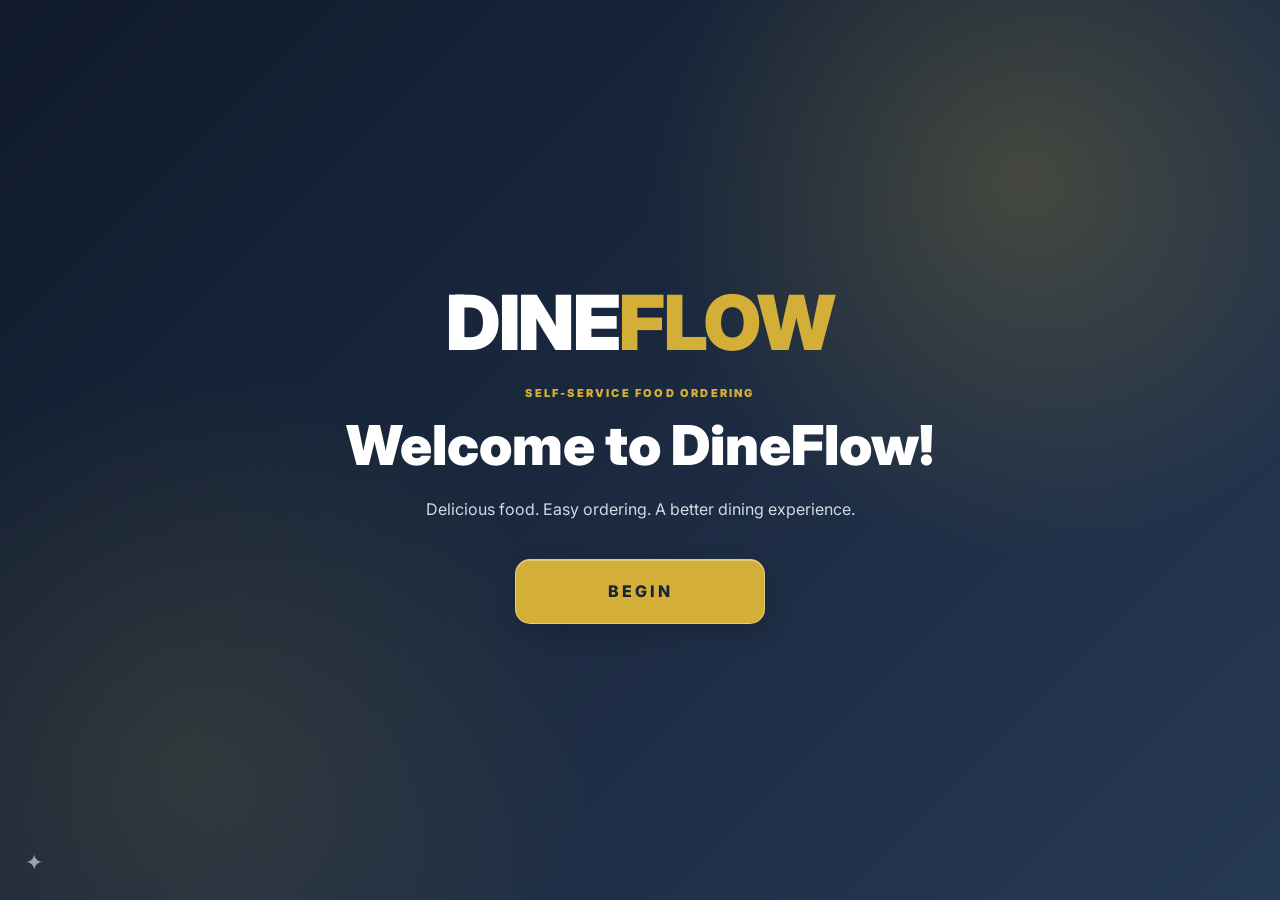
<file: frontend/index.html>
<!DOCTYPE html>
<html lang="en">
<head>
    <meta charset="UTF-8">
    <meta name="viewport" content="width=device-width, initial-scale=1.0">
    <title>DineFlow | Self-Service Kiosk</title>
    <link rel="stylesheet" href="css/style.css">
</head>
<body>

    <!-- WELCOME SCREEN -->
    <section id="welcomeScreen" class="screen welcome-screen active">
        <div class="welcome-content">
            <div class="brand-logo">DINE<span>FLOW</span></div>
            <p class="welcome-label">SELF-SERVICE FOOD ORDERING</p>
            <h1>Welcome to DineFlow!</h1>
            <p class="welcome-description">
                Delicious food. Easy ordering. A better dining experience.
            </p>
            <button id="beginBtn" class="primary-btn begin-btn">
                BEGIN
            </button>
        </div>
    </section>

    <!-- DINING OPTION SCREEN -->
    <section id="diningScreen" class="screen">
        <header class="kiosk-header">
            <div class="brand-logo">DINE<span>FLOW</span></div>
            <span class="step-label">STEP 1 OF 4</span>
        </header>

        <main class="center-content">
            <p class="eyebrow">LET'S GET STARTED</p>
            <h1>Where will you enjoy your meal?</h1>
            <p class="muted">Please select your dining preference.</p>

           
<div class="dining-options">
    <button class="dining-card" data-option="Dine In">
        <h2>DINE IN</h2>
        <p>Enjoy your meal here.</p>
    </button>

    <button class="dining-card" data-option="Take Out">
        <h2>TAKE OUT</h2>
        <p>Take your food with you.</p>
    </button>
</div>

        </main>
    </section>

    <!-- MENU SCREEN -->
    <section id="menuScreen" class="screen">
        <header class="kiosk-header">
            <div class="brand-logo">DINE<span>FLOW</span></div>
            <div class="header-actions">
                <span id="diningBadge" class="dining-badge">DINE IN</span>
                <button id="backToDiningBtn" class="text-btn">Change Dining Option</button>
            </div>
        </header>

        <main class="menu-layout">
            <section class="menu-main">
                <div class="menu-heading">
                    <div>
                        <p class="eyebrow">MADE FRESH FOR YOU</p>
                        <h1>Explore Our Menu</h1>
                    </div>
                    <p class="muted">Select your favorite food.</p>
                </div>

                <nav id="categoryList" class="category-list">
                    <button class="category-btn active" data-category="All">All Items</button>
                    <button class="category-btn" data-category="Burgers">🍔 Burgers</button>
                    <button class="category-btn" data-category="Rice Meals">🍚 Rice Meals</button>
                    <button class="category-btn" data-category="Chicken">🍗 Chicken</button>
                    <button class="category-btn" data-category="Pizza">🍕 Pizza</button>
                    <button class="category-btn" data-category="Sides">🍟 Sides</button>
                    <button class="category-btn" data-category="Drinks">🥤 Drinks</button>
                    <button class="category-btn" data-category="Desserts">🍦 Desserts</button>
                </nav>

                <div id="foodGrid" class="food-grid">
                    <p class="loading-message">Loading delicious food...</p>
                </div>
            </section>

            <aside class="cart-panel">
                <div class="cart-heading">
                    <div>
                        <p class="eyebrow">YOUR SELECTION</p>
                        <h2>Your Order</h2>
                    </div>
                    <span id="cartCount" class="cart-count">0</span>
                </div>

                <div id="cartItems" class="cart-items">
                    <div class="empty-cart">
                        <span>🛒</span>
                        <h3>Your cart is empty</h3>
                        <p>Add something delicious!</p>
                    </div>
                </div>

                <div class="cart-footer">
                    <div class="total-row">
                        <span>Total</span>
                        <strong id="cartTotal">₱0.00</strong>
                    </div>
                    <button id="checkoutBtn" class="primary-btn checkout-btn" disabled>
                        PROCEED TO CHECKOUT
                    </button>
                    <button id="clearCartBtn" class="text-btn clear-btn">
                        Clear Order
                    </button>
                </div>
            </aside>
        </main>
    </section>

    <!-- CHECKOUT SCREEN -->
    <section id="checkoutScreen" class="screen">
        <header class="kiosk-header">
            <div class="brand-logo">DINE<span>FLOW</span></div>
            <button id="backToMenuBtn" class="text-btn">← Back to Menu</button>
        </header>

        <main class="checkout-container">
            <div class="checkout-form">
                <p class="eyebrow">ALMOST THERE</p>
                <h1>Checkout</h1>
                <p class="muted">Enter your details to continue.</p>

                <form id="customerForm">
                    <label for="customerName">Customer Name</label>
                    <input type="text" id="customerName" placeholder="Enter your name" required>

                    <label for="contactInfo">Contact Number</label>
                    <input type="tel" id="contactInfo" placeholder="09XXXXXXXXX" required>

                    <button type="submit" class="primary-btn full-btn">
                        CONTINUE TO PAYMENT
                    </button>
                </form>
            </div>

            <aside class="checkout-summary">
                <h2>Order Summary</h2>
                <div id="checkoutItems"></div>
                <div class="total-row">
                    <span>Total Amount</span>
                    <strong id="checkoutTotal">₱0.00</strong>
                </div>
            </aside>
        </main>
    </section>

    <!-- PAYMENT SCREEN -->
    <section id="paymentScreen" class="screen">
        <header class="kiosk-header">
            <div class="brand-logo">DINE<span>FLOW</span></div>
            <button id="backToCheckoutBtn" class="text-btn">← Back to Checkout</button>
        </header>

        <main class="payment-container">
            <p class="eyebrow">SECURE CHECKOUT</p>
            <h1>Choose Your Payment Method</h1>
            <p class="muted">Select how you would like to pay.</p>

            
<div class="payment-options">
    <button class="payment-card" data-payment="cash">
        <h2>Cash</h2>
        <p>Pay with cash at the counter.</p>
    </button>

    <button class="payment-card" data-payment="ewallet">
        <h2>E-Wallet</h2>
        <p>Demo GCash / Maya payment.</p>
    </button>
</div>



<div id="ewalletPanel" class="ewallet-panel hidden">
    <h2>SCAN TO PAY</h2>

    <p class="ewallet-instruction">
        Scan the QR code below using your e-wallet app.
    </p>

    <div class="ewallet-qr-container">
        <img
            src="assets/qrcode.png"
            alt="DineFlow E-Wallet QR Code"
            class="ewallet-qr"
        >
    </div>

    <div class="ewallet-demo-label">
        DEMO ONLY
    </div>

    <p class="ewallet-notice">
        This is a simulated payment.
        No real money will be transferred.
    </p>

    <button id="confirmEwalletBtn" class="primary-btn">
        CONFIRM DEMO PAYMENT
    </button>
</div>


            <div id="paymentMessage" class="message"></div>
        </main>
    </section>

    <!-- ORDER CONFIRMATION SCREEN -->
    <section id="confirmationScreen" class="screen">
        <main class="confirmation-container">
            <div class="success-icon">✓</div>
            <p class="eyebrow">ORDER CONFIRMED</p>
            <h1>Thank You!</h1>
            <p>Your order has been successfully processed. Follow its preparation progress below.</p>

            <section class="order-tracking" aria-labelledby="trackingTitle">
                <header class="tracking-header">
                    <div>
                        <p class="eyebrow">LIVE ORDER STATUS</p>
                        <h2 id="trackingTitle">Track your order</h2>
                    </div>
                    <span id="trackingCurrentStatus" class="tracking-current-status">
                        Pending
                    </span>
                </header>
                <p id="trackingMessage" class="tracking-message" role="status" aria-live="polite">
                    Loading your latest order status...
                </p>
                <ol id="orderProgress" class="order-progress">
                    <li class="tracking-step" data-status="Pending">
                        <span class="tracking-step-marker">1</span>
                        <span class="tracking-step-label">
                            <strong>Order Received</strong>
                            <small>Pending</small>
                        </span>
                    </li>
                    <li class="tracking-step" data-status="Processing">
                        <span class="tracking-step-marker">2</span>
                        <span class="tracking-step-label">
                            <strong>Preparing Your Order</strong>
                            <small>Processing</small>
                        </span>
                    </li>
                    <li class="tracking-step" data-status="Ready">
                        <span class="tracking-step-marker">3</span>
                        <span class="tracking-step-label">
                            <strong>Ready for Pickup</strong>
                            <small>Ready</small>
                        </span>
                    </li>
                    <li class="tracking-step" data-status="Completed">
                        <span class="tracking-step-marker">4</span>
                        <span class="tracking-step-label">
                            <strong>Order Completed</strong>
                            <small>Completed</small>
                        </span>
                    </li>
                </ol>
            </section>

            <div class="receipt-summary">
                <h2>Order Receipt</h2>
                <p>Order Number: <strong id="receiptOrderId">—</strong></p>
                <p>Dining Option: <strong id="receiptDining">—</strong></p>
                <div id="receiptItems"></div>
                <div class="total-row">
                    <span>Total Paid</span>
                    <strong id="receiptTotal">₱0.00</strong>
                </div>
                <p>Payment: <strong id="receiptPayment">—</strong></p>
                <p>Payment Status: <strong id="receiptPaymentStatus">—</strong></p>
            </div>

            
<div class="confirmation-actions">
    <button id="downloadReceiptBtn" class="primary-btn liquid-download">
        <span class="liquid-fill"></span>
        <span class="download-label">DOWNLOAD RECEIPT</span>
    </button>

    <button id="newOrderBtn" class="secondary-btn">
        START NEW ORDER
    </button>
</div>

        </main>
    </section>

    <script src="js/script.js"></script>
</body>
</html>
</file>
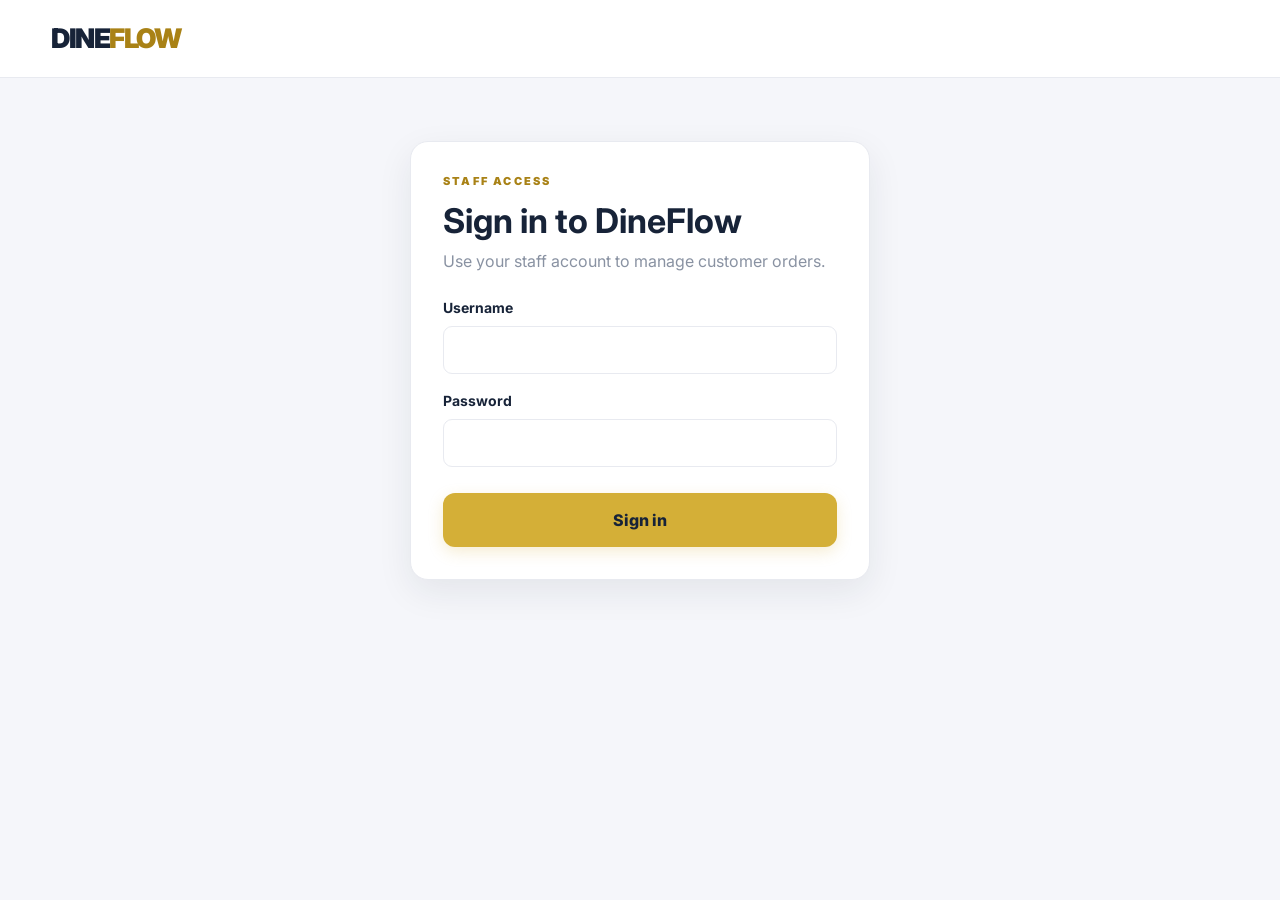
<file: frontend/staff.html>
<!DOCTYPE html>
<html lang="en">
<head>
    <meta charset="UTF-8">
    <meta name="viewport" content="width=device-width, initial-scale=1.0">
    <title>DineFlow | Staff Orders</title>
    <link rel="stylesheet" href="css/style.css">
</head>
<body class="staff-page">
    <header class="staff-header">
        <div class="brand-logo">DINE<span>FLOW</span></div>
        <div class="staff-header-actions">
            <button id="refreshOrders" class="primary-btn" type="button" hidden>
                Refresh orders
            </button>
            <button id="staffLogout" class="staff-secondary-btn" type="button" hidden>
                Log out
            </button>
        </div>
    </header>

    <main id="staffLogin" class="staff-main">
        <section class="staff-login-card">
            <p class="eyebrow">STAFF ACCESS</p>
            <h1>Sign in to DineFlow</h1>
            <p class="staff-muted">Use your staff account to manage customer orders.</p>
            <form id="staffLoginForm" class="staff-login-form">
                <label for="staffUsername">Username</label>
                <input id="staffUsername" name="username" autocomplete="username" required>
                <label for="staffPassword">Password</label>
                <input id="staffPassword" name="password" type="password"
                       autocomplete="current-password" required>
                <button id="staffLoginButton" class="primary-btn" type="submit">
                    Sign in
                </button>
            </form>
            <p id="staffLoginMessage" class="staff-message" role="status"
               aria-live="polite" hidden></p>
        </section>
    </main>

    <main id="staffDashboard" class="staff-main" hidden>
        <div class="staff-heading">
            <div>
                <p class="eyebrow">RESTAURANT OPERATIONS</p>
                <h1>Staff Order Dashboard</h1>
                <p class="staff-muted">Review orders and advance each preparation stage.</p>
            </div>
            <p id="lastUpdated" class="staff-updated"></p>
        </div>

        <p id="orderMessage" class="staff-message" role="status">Loading orders...</p>
        <section id="orderList" class="staff-orders" aria-live="polite"></section>
    </main>

    <script src="js/staff.js"></script>
</body>
</html>
</file>
<file: frontend/css/style.css>
@import url('https://fonts.googleapis.com/css2?family=Inter:wght@400;500;600;700;800;900&display=swap');

:root {
    --navy: #172338;
    --navy-light: #24344d;
    --gold: #d4af37;
    --gold-dark: #a98216;
    --gold-light: #fff6dc;
    --white: #ffffff;
    --background: #f5f6fa;
    --text: #263247;
    --muted: #8992a2;
    --border: #e8eaf0;
    --green: #21875b;
    --red: #d94b4b;
    --shadow: 0 12px 35px rgba(23, 35, 56, 0.08);
}

* {
    margin: 0;
    padding: 0;
    box-sizing: border-box;
}

body {
    font-family: 'Inter', sans-serif;
    background: var(--background);
    color: var(--text);
    min-height: 100vh;
}

button,
input {
    font: inherit;
}

button {
    cursor: pointer;
    transition: 0.2s ease;
}

button:disabled {
    opacity: 0.45;
    cursor: not-allowed;
}

.screen {
    display: none;
    min-height: 100vh;
    animation: screenFade 0.3s ease;
}

.screen.active {
    display: flex;
    flex-direction: column;
}

@keyframes screenFade {
    from {
        opacity: 0;
        transform: translateY(8px);
    }

    to {
        opacity: 1;
        transform: translateY(0);
    }
}

/* BRAND */

.brand-logo {
    font-size: 27px;
    font-weight: 900;
    letter-spacing: -1.5px;
    color: var(--navy);
}

.brand-logo span {
    color: var(--gold-dark);
}

/* BUTTONS */

.primary-btn {
    border: none;
    background: var(--gold);
    color: var(--navy);
    font-weight: 800;
    padding: 17px 25px;
    border-radius: 12px;
    min-height: 54px;
    box-shadow: 0 5px 15px rgba(212, 175, 55, 0.22);
}

.primary-btn:hover:not(:disabled) {
    background: #e5c454;
    transform: translateY(-2px);
}

.secondary-btn {
    border: 2px solid var(--border);
    background: white;
    color: var(--navy);
    font-weight: 700;
    padding: 15px 24px;
    border-radius: 12px;
}

.text-btn {
    border: none;
    background: transparent;
    color: var(--gold-dark);
    font-weight: 700;
    padding: 10px;
}

.text-btn:hover {
    color: var(--navy);
}

.full-btn {
    width: 100%;
    margin-top: 25px;
}

/* WELCOME SCREEN */

.welcome-screen {
    position: relative;
    overflow: hidden;
    justify-content: center;
    align-items: center;
    text-align: center;
    color: white;
    background:
        radial-gradient(circle at 80% 20%, rgba(212,175,55,0.22), transparent 30%),
        radial-gradient(circle at 15% 85%, rgba(212,175,55,0.13), transparent 30%),
        linear-gradient(135deg, #101a2b, #263955);
}

.welcome-content {
    position: relative;
    z-index: 1;
    max-width: 750px;
    padding: 35px 25px;
}

.welcome-content .brand-logo {
    color: white;
    font-size: clamp(42px, 8vw, 76px);
    margin-bottom: 18px;
}

.welcome-content .brand-logo span {
    color: var(--gold);
}

.welcome-label,
.eyebrow {
    color: var(--gold-dark);
    font-size: 11px;
    font-weight: 900;
    letter-spacing: 2.2px;
    margin-bottom: 12px;
}

.welcome-label {
    color: var(--gold);
}

.welcome-content h1 {
    font-size: clamp(32px, 5vw, 55px);
    font-weight: 900;
    margin-bottom: 18px;
}

.welcome-description {
    color: #d3d9e3;
    font-size: 16px;
    line-height: 1.7;
    margin-bottom: 35px;
}

.begin-btn {
    min-width: 250px;
    min-height: 65px;
    font-size: 16px;
    letter-spacing: 1px;
    border-radius: 15px;
    animation: pulse 2s infinite;
}

@keyframes pulse {
    0%, 100% {
        box-shadow: 0 0 0 0 rgba(212,175,55,0.35);
    }

    50% {
        box-shadow: 0 0 0 15px rgba(212,175,55,0);
    }
}

/* HEADER */

.kiosk-header {
    min-height: 78px;
    padding: 15px 4%;
    display: flex;
    align-items: center;
    justify-content: space-between;
    background: white;
    border-bottom: 1px solid var(--border);
}

.step-label {
    color: var(--muted);
    font-size: 12px;
    font-weight: 800;
    letter-spacing: 1px;
}

.header-actions {
    display: flex;
    align-items: center;
    gap: 15px;
}

.dining-badge {
    background: var(--gold-light);
    color: var(--gold-dark);
    padding: 9px 14px;
    border-radius: 20px;
    font-size: 11px;
    font-weight: 900;
}

/* DINING SCREEN */

.center-content {
    width: min(100% - 30px, 950px);
    margin: auto;
    padding: 55px 20px;
    text-align: center;
}

.center-content h1,
.menu-heading h1,
.checkout-form h1,
.payment-container h1 {
    font-size: clamp(28px, 4vw, 39px);
    color: var(--navy);
    font-weight: 900;
    margin-bottom: 12px;
}

.muted {
    color: var(--muted);
    line-height: 1.6;
    font-size: 14px;
}

.dining-options {
    display: grid;
    grid-template-columns: repeat(2, minmax(0, 1fr));
    gap: 25px;
    margin-top: 40px;
}

.dining-card {
    background: white;
    border: 2px solid var(--border);
    border-radius: 20px;
    padding: 40px 20px;
    min-height: 245px;
    box-shadow: var(--shadow);
}

.dining-card:hover {
    border-color: var(--gold);
    transform: translateY(-5px);
}

.option-icon {
    display: block;
    font-size: 55px;
    margin-bottom: 20px;
}

.dining-card h2 {
    color: var(--navy);
    font-size: 21px;
    margin-bottom: 10px;
}

.dining-card p {
    color: var(--muted);
    font-size: 13px;
}

/* MENU LAYOUT */

.menu-layout {
    display: grid;
    grid-template-columns: minmax(0, 1fr) 350px;
    gap: 25px;
    width: 100%;
    padding: 30px 4%;
    align-items: start;
}

.menu-main {
    min-width: 0;
}

.menu-heading {
    margin-bottom: 25px;
}

.menu-heading h1 {
    margin-bottom: 7px;
}

.category-list {
    display: flex;
    gap: 10px;
    flex-wrap: wrap;
    margin-bottom: 25px;
}

.category-btn {
    border: 1px solid var(--border);
    background: white;
    padding: 12px 17px;
    border-radius: 30px;
    font-size: 12px;
    font-weight: 800;
    color: var(--navy);
    min-height: 44px;
}

.category-btn:hover,
.category-btn.active {
    background: var(--navy);
    border-color: var(--navy);
    color: white;
}

.food-grid {
    display: grid;
    grid-template-columns: repeat(3, minmax(0, 1fr));
    gap: 18px;
}

.food-card {
    background: white;
    border: 1px solid var(--border);
    border-radius: 17px;
    overflow: hidden;
    box-shadow: 0 5px 18px rgba(23,35,56,0.04);
    transition: 0.2s ease;
    cursor: pointer;
}

.food-card:hover {
    transform: translateY(-4px);
    box-shadow: var(--shadow);
    border-color: var(--gold);
}

.food-image {
    height: 155px;
    background: linear-gradient(135deg, #f5e9c8, #fff7e5);
    display: flex;
    align-items: center;
    justify-content: center;
    font-size: 65px;
    overflow: hidden;
}

.food-image img {
    width: 100%;
    height: 100%;
    object-fit: cover;
}

.food-info {
    padding: 16px;
}

.food-info h3 {
    color: var(--navy);
    font-size: 15px;
    font-weight: 800;
    margin-bottom: 9px;
}

.food-info .food-price {
    color: var(--gold-dark);
    font-size: 17px;
    font-weight: 900;
}

.food-add {
    display: block;
    width: 100%;
    margin-top: 14px;
    border: none;
    background: var(--gold-light);
    color: var(--gold-dark);
    border-radius: 9px;
    min-height: 42px;
    font-size: 12px;
    font-weight: 900;
}

.food-add:hover {
    background: var(--gold);
    color: var(--navy);
}

.loading-message {
    color: var(--muted);
    padding: 30px;
}

/* CART */

.cart-panel {
    background: white;
    border: 1px solid var(--border);
    border-radius: 18px;
    padding: 22px;
    position: sticky;
    top: 20px;
    min-height: 480px;
    display: flex;
    flex-direction: column;
    box-shadow: var(--shadow);
}

.cart-heading {
    display: flex;
    align-items: center;
    justify-content: space-between;
    padding-bottom: 18px;
    border-bottom: 1px solid var(--border);
}

.cart-heading h2 {
    font-size: 21px;
    color: var(--navy);
}

.cart-count {
    background: var(--gold);
    color: var(--navy);
    padding: 7px 11px;
    border-radius: 20px;
    font-size: 12px;
    font-weight: 900;
}

.cart-items {
    flex: 1;
    padding: 15px 0;
}

.empty-cart {
    text-align: center;
    padding: 45px 10px;
}

.empty-cart span {
    font-size: 40px;
}

.empty-cart h3 {
    color: var(--navy);
    font-size: 15px;
    margin: 12px 0 7px;
}

.empty-cart p {
    color: var(--muted);
    font-size: 12px;
}

.cart-item {
    display: flex;
    justify-content: space-between;
    gap: 10px;
    padding: 13px 0;
    border-bottom: 1px solid var(--border);
}

.cart-item-info {
    flex: 1;
}

.cart-item-info h4 {
    font-size: 13px;
    color: var(--navy);
    margin-bottom: 5px;
}

.cart-item-info p {
    color: var(--gold-dark);
    font-size: 12px;
    font-weight: 800;
}

.quantity-controls {
    display: flex;
    align-items: center;
    gap: 9px;
    margin-top: 9px;
}

.quantity-controls button {
    border: 1px solid var(--border);
    background: white;
    width: 29px;
    height: 29px;
    border-radius: 7px;
    font-weight: 900;
    color: var(--navy);
}

.quantity-controls button:hover {
    background: var(--gold-light);
}

.cart-footer {
    border-top: 1px solid var(--border);
    padding-top: 18px;
}

.total-row {
    display: flex;
    justify-content: space-between;
    align-items: center;
    gap: 10px;
    color: var(--navy);
    font-weight: 700;
    margin: 15px 0;
}

.total-row strong {
    color: var(--gold-dark);
    font-size: 21px;
}

.checkout-btn {
    width: 100%;
}

.clear-btn {
    width: 100%;
    margin-top: 8px;
    color: var(--red);
}

/* CHECKOUT */

.checkout-container {
    width: min(100% - 30px, 1000px);
    margin: auto;
    padding: 45px 0;
    display: grid;
    grid-template-columns: 1fr 0.8fr;
    gap: 40px;
    align-items: start;
}

.checkout-form,
.checkout-summary {
    background: white;
    border-radius: 18px;
    padding: 30px;
    box-shadow: var(--shadow);
    border: 1px solid var(--border);
}

.checkout-form h1 {
    margin-bottom: 8px;
}

#customerForm {
    margin-top: 30px;
}

#customerForm label {
    display: block;
    color: var(--navy);
    font-size: 13px;
    font-weight: 800;
    margin: 20px 0 9px;
}

#customerForm input {
    width: 100%;
    height: 52px;
    padding: 0 15px;
    border: 1px solid var(--border);
    border-radius: 10px;
    outline: none;
}

#customerForm input:focus {
    border-color: var(--gold);
    box-shadow: 0 0 0 3px rgba(212,175,55,0.12);
}

.checkout-summary h2 {
    font-size: 20px;
    color: var(--navy);
    margin-bottom: 20px;
}

.summary-item,
.receipt-item {
    display: flex;
    justify-content: space-between;
    gap: 15px;
    padding: 12px 0;
    border-bottom: 1px solid var(--border);
    font-size: 13px;
}

/* PAYMENT */

.payment-container {
    width: min(100% - 30px, 850px);
    margin: auto;
    padding: 45px 0;
    text-align: center;
}

.payment-options {
    display: grid;
    grid-template-columns: repeat(2, minmax(0, 1fr));
    gap: 20px;
    margin: 35px 0;
}

.payment-card {
    background: white;
    border: 2px solid var(--border);
    border-radius: 18px;
    padding: 30px 20px;
    box-shadow: var(--shadow);
}

.payment-card:hover {
    border-color: var(--gold);
    transform: translateY(-4px);
}

.payment-card span {
    font-size: 48px;
}

.payment-card h2 {
    color: var(--navy);
    margin: 15px 0 8px;
}

.payment-card p {
    color: var(--muted);
    font-size: 13px;
}

.ewallet-panel {
    background: white;
    border: 1px solid var(--border);
    border-radius: 18px;
    padding: 25px;
    max-width: 400px;
    margin: 20px auto;
}

.ewallet-panel h2 {
    color: var(--navy);
    margin-bottom: 12px;
}

.ewallet-panel p {
    color: var(--muted);
    font-size: 13px;
    line-height: 1.6;
}

.demo-qr {
    width: 175px;
    height: 175px;
    background: repeating-linear-gradient(
        45deg,
        #f2f2f2,
        #f2f2f2 7px,
        white 7px,
        white 14px
    );
    border: 8px solid var(--navy);
    margin: 22px auto;
    display: flex;
    align-items: center;
    justify-content: center;
    text-align: center;
    font-weight: 900;
    color: var(--navy);
    letter-spacing: 2px;
}

.hidden {
    display: none !important;
}

.message {
    margin-top: 15px;
    font-size: 13px;
    font-weight: 700;
}

/* CONFIRMATION */

.confirmation-container {
    width: min(100% - 30px, 600px);
    margin: auto;
    padding: 45px 0;
    text-align: center;
}

.success-icon {
    width: 75px;
    height: 75px;
    border-radius: 50%;
    background: #e5f6ec;
    color: var(--green);
    display: grid;
    place-items: center;
    font-size: 38px;
    font-weight: 900;
    margin: 0 auto 25px;
}

.confirmation-container h1 {
    color: var(--navy);
    font-size: 38px;
    margin-bottom: 10px;
}

.confirmation-container > p {
    color: var(--muted);
    font-size: 14px;
}

.order-tracking {
    text-align: left;
    background: white;
    border: 1px solid var(--border);
    box-shadow: var(--shadow);
    border-radius: 16px;
    padding: 25px;
    margin: 30px 0;
}

.tracking-header {
    display: flex;
    justify-content: space-between;
    align-items: center;
    gap: 15px;
}

.tracking-header h2 {
    color: var(--navy);
    font-size: 20px;
}

.tracking-current-status {
    flex-shrink: 0;
    padding: 8px 12px;
    border-radius: 20px;
    background: var(--gold-light);
    color: var(--gold-dark);
    font-size: 12px;
    font-weight: 800;
}

.tracking-message {
    min-height: 20px;
    margin-top: 12px;
    color: var(--muted);
    font-size: 12px;
    line-height: 1.5;
}

.tracking-message.is-error {
    color: var(--red);
}

.order-progress {
    display: grid;
    grid-template-columns: repeat(4, minmax(0, 1fr));
    gap: 0;
    list-style: none;
    margin-top: 25px;
}

.tracking-step {
    position: relative;
    display: flex;
    flex-direction: column;
    align-items: center;
    gap: 10px;
    padding: 0 6px;
    text-align: center;
}

.tracking-step:not(:last-child)::after {
    position: absolute;
    top: 16px;
    left: calc(50% + 18px);
    z-index: 0;
    width: calc(100% - 36px);
    height: 3px;
    background: var(--border);
    content: "";
}

.tracking-step.is-completed:not(:last-child)::after {
    background: var(--green);
}

.tracking-step-marker {
    z-index: 1;
    display: grid;
    width: 36px;
    height: 36px;
    place-items: center;
    border: 2px solid var(--border);
    border-radius: 50%;
    background: white;
    color: var(--muted);
    font-size: 13px;
    font-weight: 800;
}

.tracking-step.is-completed .tracking-step-marker {
    border-color: var(--green);
    background: var(--green);
    color: white;
}

.tracking-step.is-current .tracking-step-marker {
    border-color: var(--gold);
    background: var(--gold-light);
    color: var(--gold-dark);
    box-shadow: 0 0 0 4px rgba(212, 175, 55, 0.15);
}

.tracking-step-label {
    display: flex;
    flex-direction: column;
    gap: 4px;
}

.tracking-step-label strong {
    color: var(--muted);
    font-size: 11px;
    line-height: 1.4;
}

.tracking-step-label small {
    color: var(--muted);
    font-size: 10px;
}

.tracking-step.is-completed .tracking-step-label strong,
.tracking-step.is-current .tracking-step-label strong {
    color: var(--navy);
}

.receipt-summary {
    text-align: left;
    background: white;
    border: 1px solid var(--border);
    box-shadow: var(--shadow);
    border-radius: 16px;
    padding: 25px;
    margin: 30px 0;
}

.receipt-summary h2 {
    color: var(--navy);
    margin-bottom: 18px;
}

.receipt-summary > p {
    font-size: 13px;
    margin: 10px 0;
}

.receipt-summary strong {
    color: var(--navy);
}

.confirmation-actions {
    display: flex;
    gap: 12px;
    justify-content: center;
    flex-wrap: wrap;
}

@media (max-width: 600px) {
    .order-tracking {
        padding: 20px 16px;
    }

    .tracking-header {
        align-items: flex-start;
        flex-direction: column;
    }

    .order-progress {
        grid-template-columns: 1fr;
        gap: 14px;
    }

    .tracking-step {
        display: grid;
        grid-template-columns: 36px 1fr;
        justify-items: start;
        gap: 12px;
        padding: 0;
        text-align: left;
    }

    .tracking-step:not(:last-child)::after {
        top: 36px;
        bottom: -14px;
        left: 16px;
        width: 3px;
        height: auto;
    }

    .tracking-step-label {
        align-self: center;
    }
}

/* RESPONSIVE */

@media (max-width: 1100px) {
    .food-grid {
        grid-template-columns: repeat(2, minmax(0, 1fr));
    }

    .menu-layout {
        grid-template-columns: minmax(0, 1fr) 320px;
    }
}

@media (max-width: 800px) {
    .menu-layout {
        grid-template-columns: 1fr;
    }

    .cart-panel {
        position: static;
    }

    .checkout-container {
        grid-template-columns: 1fr;
    }

    .food-grid {
        grid-template-columns: repeat(2, minmax(0, 1fr));
    }

    .header-actions {
        gap: 5px;
    }
}

@media (max-width: 550px) {
    .kiosk-header {
        padding: 14px 18px;
    }

    .brand-logo {
        font-size: 22px;
    }

    .step-label {
        font-size: 10px;
    }

    .dining-options,
    .payment-options {
        grid-template-columns: 1fr;
    }

    .dining-card {
        min-height: 190px;
        padding: 25px;
    }

    .menu-layout {
        padding: 22px 15px;
    }

    .food-grid {
        grid-template-columns: 1fr;
    }

    .food-image {
        height: 190px;
    }

    .category-list {
        gap: 7px;
    }

    .category-btn {
        padding: 10px 12px;
        font-size: 11px;
    }

    .checkout-form,
    .checkout-summary {
        padding: 22px;
    }

    .confirmation-actions {
        flex-direction: column;
    }

    .confirmation-actions button {
        width: 100%;
    }
}
/* ==========================================
   FOOD IMAGE DESIGN
========================================== */

.food-image-container {
    width: 100%;
    height: 180px;
    overflow: hidden;
    border-radius: 14px;
    background: #fffdf8;
    display: flex;
    align-items: center;
    justify-content: center;
}

.food-image {
    width: 100%;
    height: 100%;
    object-fit: cover;
    object-position: center;
    display: block;
    border-radius: 14px;
    transition: transform 0.3s ease;
}

.food-card:hover .food-image {
    transform: scale(1.05);
}

.food-image-fallback {
    font-size: 65px;
}

/* E-WALLET QR CODE */

.ewallet-qr-container {
    width: 230px;
    height: 230px;
    margin: 22px auto;
    padding: 12px;
    background: #ffffff;
    border: 1px solid #e5e7eb;
    border-radius: 16px;
    display: flex;
    align-items: center;
    justify-content: center;
}

.ewallet-qr {
    width: 100%;
    height: 100%;
    object-fit: contain;
}

.ewallet-demo-label {
    display: inline-block;
    padding: 7px 16px;
    background: #fff5d6;
    color: #a98216;
    font-weight: 800;
    border-radius: 20px;
    font-size: 12px;
    letter-spacing: 1px;
}

.ewallet-instruction,
.ewallet-notice {
    color: #6b7280;
    font-size: 14px;
    line-height: 1.6;
}

.ewallet-notice {
    margin: 12px auto 20px;
}

/* STAFF ORDER DASHBOARD */

.staff-page {
    background: var(--background);
}

.staff-header {
    min-height: 78px;
    padding: 15px 4%;
    display: flex;
    align-items: center;
    justify-content: space-between;
    gap: 16px;
    background: white;
    border-bottom: 1px solid var(--border);
}

.staff-header-actions {
    display: flex;
    align-items: center;
    gap: 12px;
}

.staff-main {
    width: min(1200px, calc(100% - 36px));
    margin: 36px auto;
}

.staff-login-card {
    width: min(460px, 100%);
    margin: 7vh auto;
    padding: 32px;
    background: white;
    border: 1px solid var(--border);
    border-radius: 18px;
    box-shadow: var(--shadow);
}

.staff-login-card h1 {
    margin: 8px 0;
    color: var(--navy);
    font-size: clamp(26px, 4vw, 34px);
}

.staff-login-form {
    display: grid;
    gap: 10px;
    margin-top: 24px;
}

.staff-login-form label {
    color: var(--navy);
    font-size: 14px;
    font-weight: 700;
}

.staff-login-form input {
    width: 100%;
    min-height: 48px;
    margin-bottom: 8px;
    padding: 10px 12px;
    border: 1px solid var(--border);
    border-radius: 9px;
    background: white;
    color: var(--navy);
}

.staff-login-form input:focus {
    outline: none;
    border-color: var(--gold);
    box-shadow: 0 0 0 3px rgba(212, 175, 55, 0.12);
}

.staff-login-form .primary-btn {
    width: 100%;
    margin-top: 8px;
}

.staff-secondary-btn {
    padding: 11px 16px;
    border: 1px solid var(--border);
    border-radius: 8px;
    background: white;
    color: var(--navy);
    font-weight: 700;
}

.staff-secondary-btn:hover {
    border-color: var(--gold);
    color: var(--gold-dark);
}

.staff-heading {
    display: flex;
    align-items: end;
    justify-content: space-between;
    gap: 18px;
    margin-bottom: 24px;
}

.staff-heading h1 {
    color: var(--navy);
    font-size: clamp(28px, 4vw, 38px);
}

.staff-muted,
.staff-updated {
    color: var(--muted);
    line-height: 1.6;
}

.staff-message {
    padding: 16px;
    margin-bottom: 18px;
    border-radius: 12px;
    background: white;
    color: var(--muted);
}

.staff-message.error {
    color: var(--red);
}

.staff-orders {
    display: grid;
    grid-template-columns: repeat(auto-fit, minmax(300px, 1fr));
    gap: 18px;
}

.staff-order {
    padding: 22px;
    background: white;
    border: 1px solid var(--border);
    border-radius: 16px;
    box-shadow: var(--shadow);
}

.staff-order-header,
.staff-order-meta,
.staff-order-total {
    display: flex;
    justify-content: space-between;
    align-items: center;
    gap: 12px;
}

.staff-order-header h2 {
    color: var(--navy);
    font-size: 19px;
}

.staff-status {
    display: inline-flex;
    padding: 7px 10px;
    border-radius: 20px;
    background: var(--gold-light);
    color: var(--gold-dark);
    font-size: 11px;
    font-weight: 800;
}

.staff-order-meta {
    justify-content: flex-start;
    flex-wrap: wrap;
    margin: 14px 0;
    color: var(--muted);
    font-size: 13px;
}

.staff-order-items {
    list-style: none;
    margin: 15px 0;
    border-top: 1px solid var(--border);
}

.staff-order-items li {
    display: flex;
    justify-content: space-between;
    gap: 12px;
    padding: 10px 0;
    border-bottom: 1px solid var(--border);
    font-size: 14px;
}

.staff-payment {
    margin: 14px 0;
    color: var(--muted);
    font-size: 13px;
}

.staff-payment strong,
.staff-order-total strong {
    color: var(--navy);
}

.staff-order-total {
    padding-top: 14px;
    border-top: 1px solid var(--border);
}

.staff-order-action {
    width: 100%;
    margin-top: 18px;
}

@media (max-width: 600px) {
    .staff-header,
    .staff-heading {
        align-items: flex-start;
        flex-direction: column;
    }

    .staff-header-actions {
        width: 100%;
        justify-content: space-between;
    }

    .staff-login-card {
        padding: 24px;
    }
}

/* ===== WELCOME SCREEN: GLASS BEGIN BUTTON ===== */

#welcomeScreen #beginBtn {
    position: relative;
    overflow: hidden;

    backdrop-filter: blur(14px);
    -webkit-backdrop-filter: blur(14px);

    border: 1px solid rgba(255, 255, 255, 0.35);
    box-shadow:
        0 8px 25px rgba(0, 0, 0, 0.16),
        inset 0 1px 0 rgba(255, 255, 255, 0.35);

    letter-spacing: 3px;

    transition:
        transform 0.3s ease,
        box-shadow 0.3s ease,
        filter 0.3s ease;
}

/* Subtle shine */
#welcomeScreen #beginBtn::before {
    content: "";
    position: absolute;
    top: 0;
    left: -120%;
    width: 60%;
    height: 100%;

    background: linear-gradient(
        120deg,
        transparent,
        rgba(255, 255, 255, 0.35),
        transparent
    );

    transform: skewX(-20deg);
    transition: left 0.65s ease;
}

#welcomeScreen #beginBtn:hover::before {
    left: 150%;
}

#welcomeScreen #beginBtn:hover {
    transform: translateY(-3px);
    box-shadow:
        0 12px 30px rgba(0, 0, 0, 0.22),
        inset 0 1px 0 rgba(255, 255, 255, 0.4);
    filter: brightness(1.08);
}

#welcomeScreen #beginBtn:active {
    transform: scale(0.97);
}

/* Welcome decorative sparkle */
#welcomeScreen::after {
    content: "✦";
    position: absolute;
    bottom: 25px;
    left: 25px;

    font-size: 22px;
    opacity: 0.55;

    animation: welcomeSparkle 2.5s ease-in-out infinite;
    pointer-events: none;
}

@keyframes welcomeSparkle {
    0%, 100% {
        transform: translateY(0) rotate(0deg);
        opacity: 0.35;
    }

    50% {
        transform: translateY(-6px) rotate(20deg);
        opacity: 0.85;
    }
}
/* ===== DINEFLOW GLASS MENU CARDS ===== */

.food-card,
.menu-card {
    background: rgba(255, 255, 255, 0.60) !important;
    backdrop-filter: blur(18px);
    -webkit-backdrop-filter: blur(18px);

    border: 1px solid rgba(212, 175, 55, 0.22);
    border-radius: 24px;

    box-shadow:
        0 8px 30px rgba(23, 35, 56, 0.06),
        inset 0 1px 0 rgba(255, 255, 255, 0.8);

    transition:
        transform 0.3s ease,
        box-shadow 0.3s ease,
        border-color 0.3s ease,
        background 0.3s ease;
}

.food-card:hover,
.menu-card:hover {
    transform: translateY(-5px);

    background: rgba(255, 255, 255, 0.78) !important;

    border-color: rgba(212, 175, 55, 0.55);

    box-shadow:
        0 15px 35px rgba(23, 35, 56, 0.10),
        0 0 15px rgba(212, 175, 55, 0.05);
}

/* Touchscreen press effect */
.food-card:active,
.menu-card:active {
    transform: scale(0.98);
}

/* ===== DINEFLOW LIQUID DOWNLOAD BUTTON ===== */

.liquid-download {
    position: relative;
    overflow: hidden;
    isolation: isolate;

    border: 1px solid rgba(212, 175, 55, 0.35);
    border-radius: 16px;

    background: rgba(255, 255, 255, 0.08);
    backdrop-filter: blur(16px);
    -webkit-backdrop-filter: blur(16px);

    color: #a98216;
    box-shadow: 0 8px 25px rgba(23, 35, 56, 0.08);

    transition: transform 0.3s ease, box-shadow 0.3s ease;
}

.liquid-download:hover {
    transform: translateY(-2px);
    box-shadow: 0 12px 28px rgba(212, 175, 55, 0.15);
}

.liquid-download .liquid-fill {
    position: absolute;
    inset: 0;
    z-index: -1;

    background: #d4af37;
    transform: translateY(100%);
    transition: transform 1.5s cubic-bezier(.2,.7,.2,1);
}

.liquid-download .liquid-fill::before {
    content: "";
    position: absolute;
    top: -12px;
    left: -50%;

    width: 200%;
    height: 24px;

    background: rgba(255, 255, 255, 0.45);
    border-radius: 50%;

    animation: liquid-wave 2s linear infinite;
}

.liquid-download.is-downloading .liquid-fill {
    transform: translateY(0);
}

.liquid-download.is-complete {
    background: #d4af37;
    color: #202c40;
}

.liquid-download .download-label {
    position: relative;
    z-index: 2;
}

.liquid-download .checkmark {
    display: none;
}

.liquid-download.is-complete .download-label {
    display: none;
}

.liquid-download.is-complete .checkmark {
    display: inline-block;
    animation: check-pop 0.4s ease;
}

@keyframes liquid-wave {
    from {
        transform: translateX(0);
    }
    to {
        transform: translateX(50%);
    }
}

@keyframes check-pop {
    0% {
        transform: scale(0.4);
        opacity: 0;
    }
    100% {
        transform: scale(1);
        opacity: 1;
    }
}
</file>
